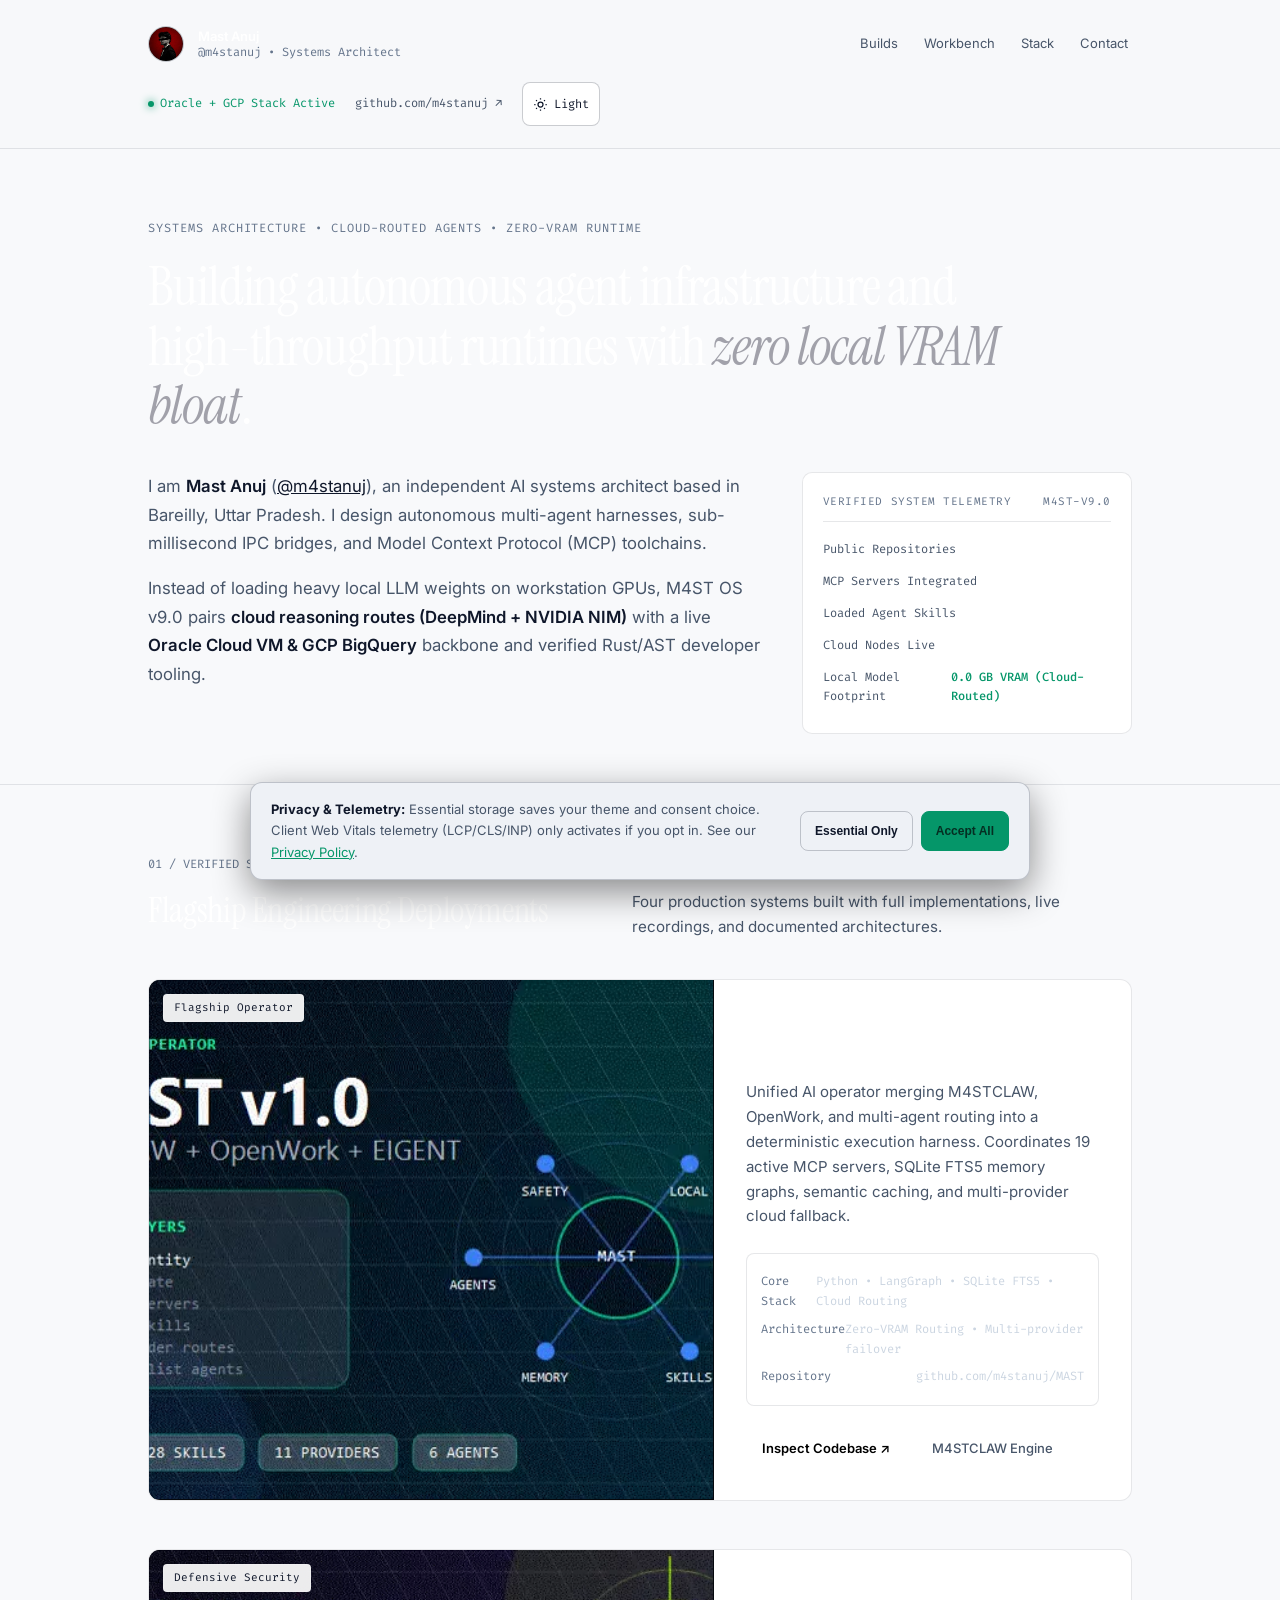
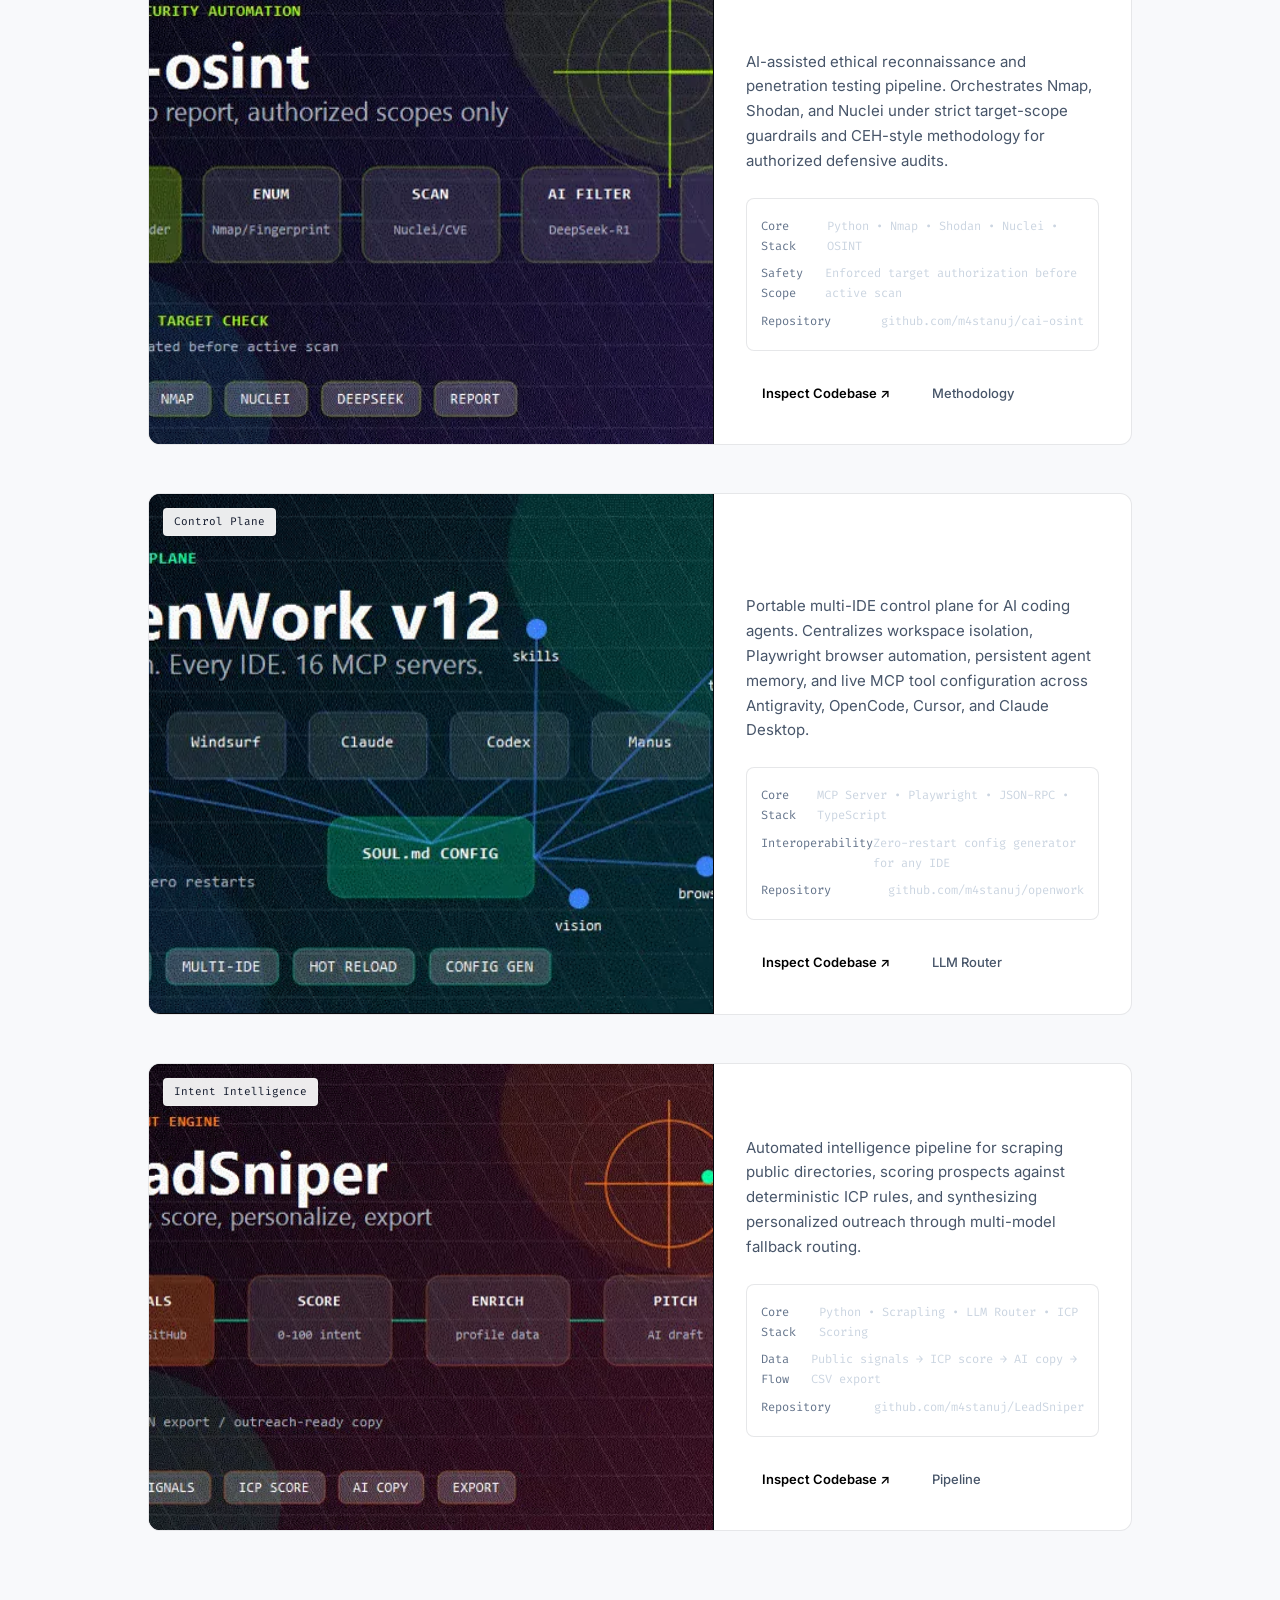
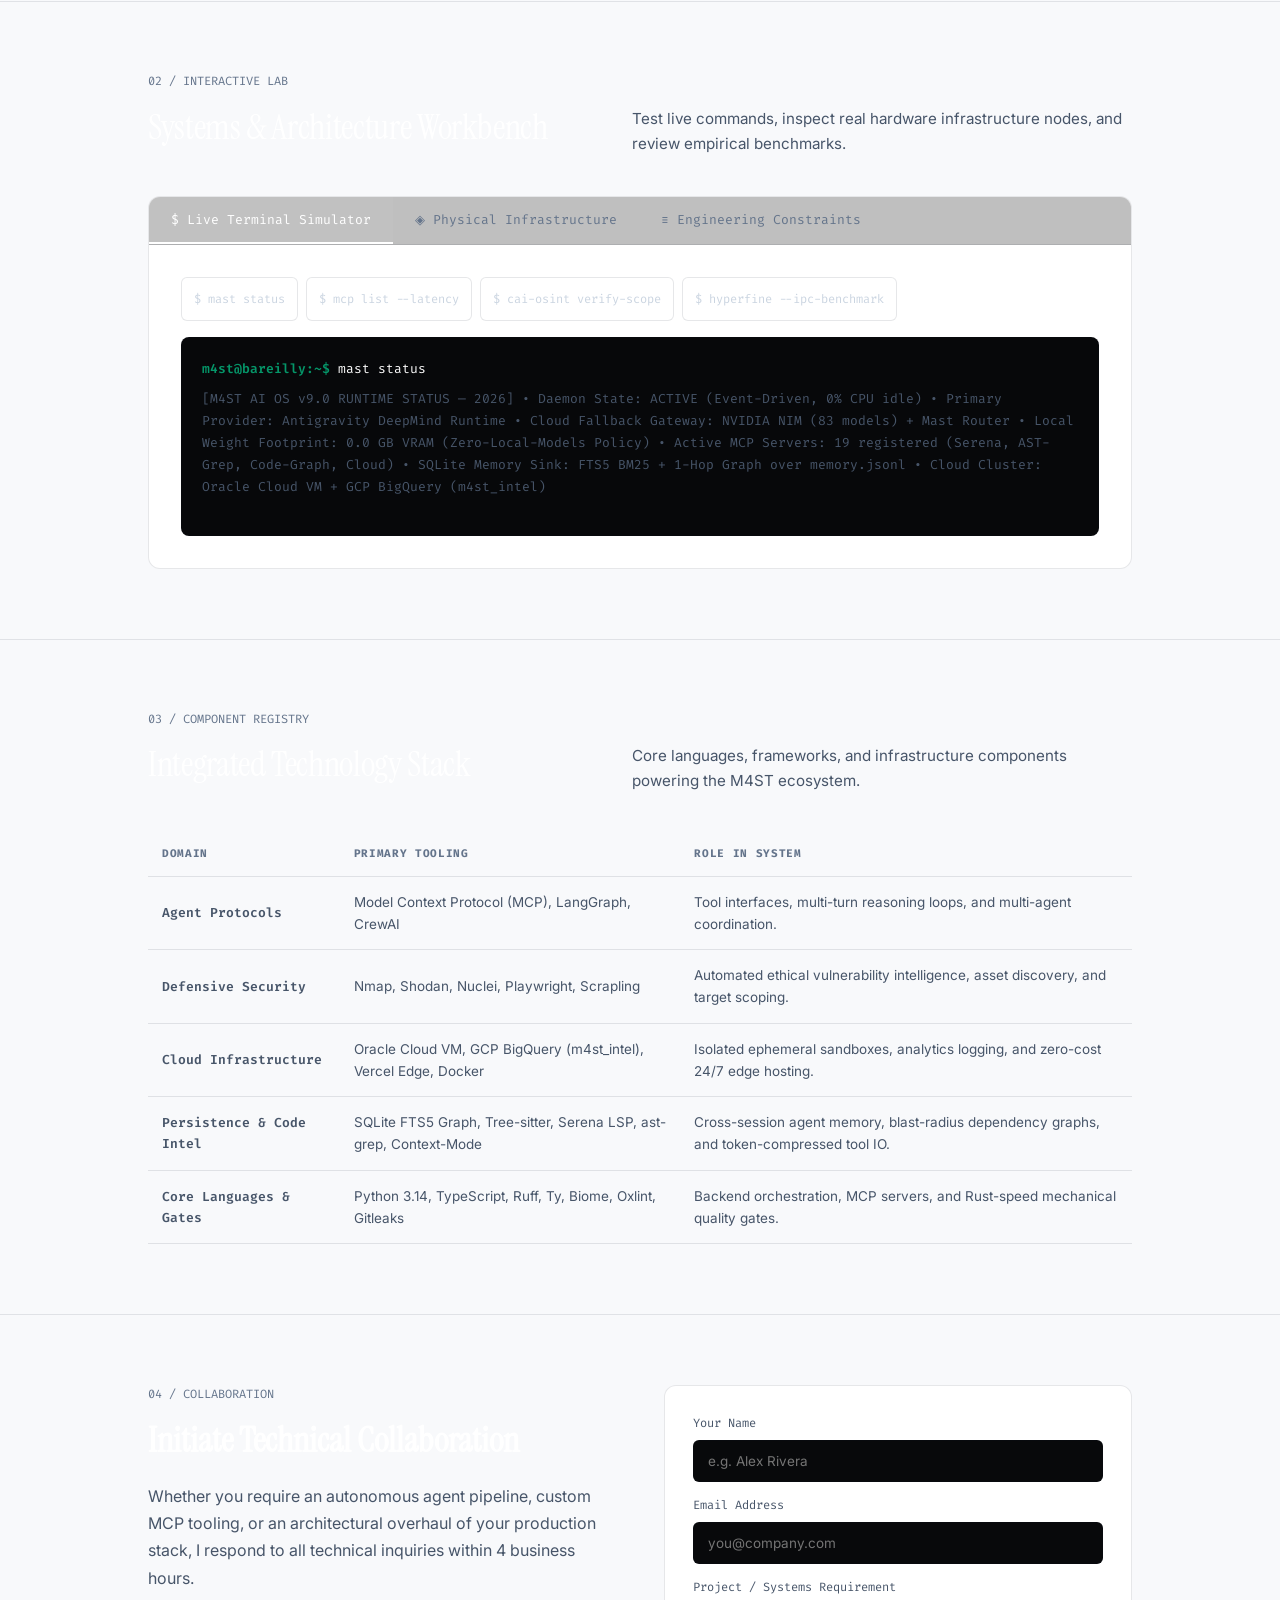
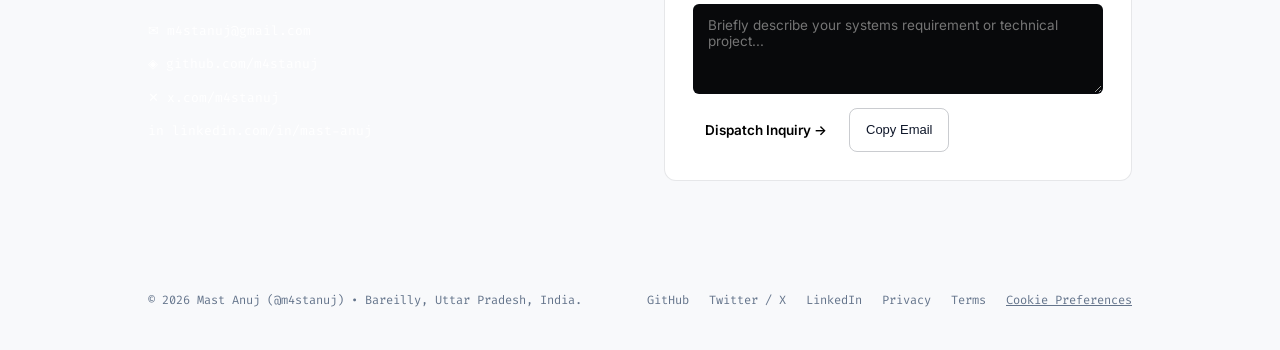
<file: index.html>
<!DOCTYPE html>
<html lang="en">
<head>
  <meta charset="UTF-8">
  <meta name="viewport" content="width=device-width, initial-scale=1.0">
  <title>Mast Anuj — Systems & AI Architecture Engineer | m4st</title>
  
  <!-- SEO Canonical & Indexing -->
  <link rel="canonical" href="https://mast-anuj.pages.dev/">
  <meta name="author" content="Mast Anuj (@m4stanuj)">
  <meta name="description" content="Independent AI systems architect from India. Creator of MAST, M4STCLAW, cai-osint, OpenWork, and LeadSniper. 19 active MCP servers, 128 agent skills, and Oracle + GCP cloud architecture.">
  <meta name="keywords" content="Mast Anuj, m4stanuj, Anuj Kumar, M4ST, M4STCLAW, MAST, cai-osint, OpenWork, LeadSniper, Model Context Protocol, MCP, Autonomous Agents, Oracle Cloud, GCP BigQuery">
  <meta name="theme-color" content="#0c0d0f">

  <!-- Icons & PWA Manifest -->
  <link rel="icon" type="image/svg+xml" href="/assets/favicon.svg">
  <link rel="apple-touch-icon" href="/assets/m4stanuj-real-avatar.png">
  <link rel="manifest" href="/manifest.webmanifest">
  
  <!-- IndexNow & Bot Directives -->
  <meta name="indexnow-key" content="55b37e8913b54433a00506eb6128db78">
  <meta name="robots" content="index, follow, max-snippet:-1, max-image-preview:large, max-video-preview:-1">
  <meta name="googlebot" content="index, follow, max-snippet:-1, max-image-preview:large, max-video-preview:-1">

  <!-- OpenGraph & Social Sharing -->
  <meta property="og:type" content="profile">
  <meta property="og:title" content="Mast Anuj (@m4stanuj) — Systems & AI Architecture Engineer">
  <meta property="og:description" content="Building autonomous agent harnesses, multi-model cloud routing, and defensive OSINT pipelines. 19 MCP servers, 17 open-source repos.">
  <meta property="og:url" content="https://m4stanujgithubio.vercel.app/">
  <meta property="og:site_name" content="Mast Anuj">
  <meta property="og:image" content="https://m4stanujgithubio.vercel.app/assets/og-card.png">
  <meta property="og:image:width" content="1200">
  <meta property="og:image:height" content="630">
  
  <meta name="twitter:card" content="summary_large_image">
  <meta name="twitter:site" content="@m4stanuj">
  <meta name="twitter:creator" content="@m4stanuj">
  <meta name="twitter:title" content="Mast Anuj (@m4stanuj) — Systems & AI Architecture">
  <meta name="twitter:description" content="Independent builder of the M4ST AI OS ecosystem. Explore verified engineering deployments and benchmarks.">
  <meta name="twitter:image" content="https://m4stanujgithubio.vercel.app/assets/og-card.png">

  <!-- Typography: Editorial Serif + Modern Clean Mono & Sans (swap eliminates FOIT) -->
  <link rel="preconnect" href="https://fonts.googleapis.com">
  <link rel="preconnect" href="https://fonts.gstatic.com" crossorigin>
  <link href="https://fonts.googleapis.com/css2?family=Fira+Code:wght@400;500;600&family=Instrument+Serif:ital@0;1&family=Inter:wght@300;400;500;600;700&display=swap" rel="stylesheet">

  <!-- Zero-FOUC Theme Initialization -->
  <script>
    (function(){try{var t=localStorage.getItem('m4st_theme');if(t==='light'||(!t&&window.matchMedia('(prefers-color-scheme: light)').matches)){document.documentElement.dataset.theme='light';}}catch(e){}})();
  </script>

  <!-- Schema.org Knowledge Graph -->
  <script type="application/ld+json">
  {
    "@context": "https://schema.org",
    "@graph": [
      {
        "@type": "Person",
        "@id": "https://m4stanujgithubio.vercel.app/#person",
        "name": "Mast Anuj",
        "alternateName": ["m4stanuj", "Anuj Kumar", "m4st", "M4ST"],
        "description": "Independent AI Systems Architect and Creator of the M4ST Autonomous Ecosystem (M4STCLAW, MAST, cai-osint, OpenWork, LeadSniper).",
        "url": "https://m4stanujgithubio.vercel.app",
        "image": "https://m4stanujgithubio.vercel.app/assets/og-card.png",
        "email": "mailto:m4stanuj@gmail.com",
        "sameAs": [
          "https://mast-anuj.pages.dev",
          "https://github.com/m4stanuj",
          "https://x.com/m4stanuj",
          "https://in.linkedin.com/in/mast-anuj",
          "https://m4st.vercel.app"
        ],
        "jobTitle": "Independent Systems & AI Architect",
        "knowsAbout": [
          "Model Context Protocol (MCP)",
          "Autonomous Agent Infrastructure",
          "Authorized Defensive OSINT (Nmap, Shodan, Nuclei)",
          "Oracle Cloud & GCP BigQuery Architecture"
        ]
      },
      {
        "@type": "WebSite",
        "@id": "https://m4stanujgithubio.vercel.app/#website",
        "url": "https://m4stanujgithubio.vercel.app",
        "name": "Mast Anuj — Systems Architecture & Engineering Journal",
        "publisher": { "@id": "https://m4stanujgithubio.vercel.app/#person" }
      },
      {
        "@type": "SoftwareApplication",
        "@id": "https://github.com/m4stanuj/MAST#software",
        "name": "MAST v1.0 — Autonomous System Terminal",
        "applicationCategory": "DeveloperApplication",
        "operatingSystem": "Cross-Platform",
        "url": "https://github.com/m4stanuj/MAST",
        "author": { "@id": "https://m4stanujgithubio.vercel.app/#person" }
      },
      {
        "@type": "SoftwareApplication",
        "@id": "https://github.com/m4stanuj/cai-osint#software",
        "name": "cai-osint — Authorized Recon Framework",
        "applicationCategory": "SecurityApplication",
        "operatingSystem": "Cross-Platform",
        "url": "https://github.com/m4stanuj/cai-osint",
        "author": { "@id": "https://m4stanujgithubio.vercel.app/#person" }
      },
      {
        "@type": "SoftwareApplication",
        "@id": "https://github.com/m4stanuj/openwork#software",
        "name": "OpenWork — Universal MCP Workspace",
        "applicationCategory": "DeveloperApplication",
        "operatingSystem": "Cross-Platform",
        "url": "https://github.com/m4stanuj/openwork",
        "author": { "@id": "https://m4stanujgithubio.vercel.app/#person" }
      },
      {
        "@type": "SoftwareApplication",
        "@id": "https://github.com/m4stanuj/LeadSniper#software",
        "name": "LeadSniper — AI Outreach Engine",
        "applicationCategory": "BusinessApplication",
        "operatingSystem": "Cross-Platform",
        "url": "https://github.com/m4stanuj/LeadSniper",
        "author": { "@id": "https://m4stanujgithubio.vercel.app/#person" }
      }
    ]
  }
  </script>

  <style>
    :root {
      --bg: #0c0d0f;
      --surface: #14161a;
      --surface-elevated: #1a1d24;
      --border: rgba(255, 255, 255, 0.08);
      --border-strong: rgba(255, 255, 255, 0.16);
      --text: #ededed;
      --text-muted: #a6adb9;
      --text-dim: #949ba8;
      --accent: #e2e8f0;
      --amber: #f59e0b;
      --emerald: #10b981;
      --cyan: #06b6d4;
      --blue: #3b82f6;
      --font-sans: 'Inter', -apple-system, BlinkMacSystemFont, sans-serif;
      --font-serif: 'Instrument Serif', Georgia, serif;
      --font-mono: 'Fira Code', monospace;
      --max-w: 1040px;
    }

    * { box-sizing: border-box; margin: 0; padding: 0; }

    html {
      scroll-behavior: smooth;
      background: var(--bg);
    }

    body {
      background-color: var(--bg);
      color: var(--text);
      font-family: var(--font-sans);
      font-size: 15px;
      line-height: 1.65;
      -webkit-font-smoothing: antialiased;
      position: relative;
    }

    /* Subtle Technical Grid Background */
    body::before {
      content: "";
      position: fixed;
      top: 0; left: 0; width: 100vw; height: 100vh;
      pointer-events: none;
      background-image: 
        linear-gradient(to right, rgba(255, 255, 255, 0.02) 1px, transparent 1px),
        linear-gradient(to bottom, rgba(255, 255, 255, 0.02) 1px, transparent 1px);
      background-size: 48px 48px;
      z-index: 0;
    }

    .container {
      width: 100%;
      max-width: var(--max-w);
      margin: 0 auto;
      padding: 0 28px;
      position: relative;
      z-index: 1;
    }

    /* Top Masthead */
    .masthead {
      border-bottom: 1px solid var(--border);
      padding: 22px 0;
      font-size: 13px;
    }

    .masthead-inner {
      display: flex;
      justify-content: space-between;
      align-items: center;
      flex-wrap: wrap;
      gap: 16px;
    }

    .identity-group {
      display: flex;
      align-items: center;
      gap: 14px;
    }

    .avatar-mini {
      width: 36px;
      height: 36px;
      border-radius: 50%;
      border: 1.5px solid var(--border-strong);
      object-fit: cover;
    }

    .identity-text {
      line-height: 1.25;
    }

    .identity-name {
      font-weight: 600;
      color: #ffffff;
      letter-spacing: -0.01em;
    }

    .identity-sub {
      color: var(--text-dim);
      font-size: 12px;
      font-family: var(--font-mono);
    }

    .masthead-meta {
      display: flex;
      align-items: center;
      gap: 20px;
      color: var(--text-dim);
      font-family: var(--font-mono);
      font-size: 12px;
    }

    .status-live {
      display: inline-flex;
      align-items: center;
      gap: 6px;
      color: var(--emerald);
    }

    .status-ping {
      width: 6px;
      height: 6px;
      border-radius: 50%;
      background: var(--emerald);
      box-shadow: 0 0 8px var(--emerald);
    }

    .masthead-meta a {
      color: var(--text-muted);
      text-decoration: none;
      transition: color 0.15s;
    }

    .masthead-meta a:hover {
      color: #ffffff;
    }

    /* Hero Statement */
    .hero {
      padding: 70px 0 50px 0;
      border-bottom: 1px solid var(--border);
    }

    .hero-eyebrow {
      font-family: var(--font-mono);
      font-size: 12px;
      color: var(--text-dim);
      text-transform: uppercase;
      letter-spacing: 0.08em;
      margin-bottom: 18px;
    }

    .hero-manifesto {
      font-family: var(--font-serif);
      font-size: 3.4rem;
      font-weight: 400;
      line-height: 1.1;
      letter-spacing: -0.02em;
      color: #ffffff;
      margin-bottom: 28px;
      max-width: 900px;
    }

    .hero-manifesto em {
      font-style: italic;
      color: #a1a1aa;
    }

    .hero-brief {
      display: grid;
      grid-template-columns: 1.3fr 0.7fr;
      gap: 40px;
      align-items: flex-start;
      margin-top: 36px;
    }

    .hero-prose {
      font-size: 1.05rem;
      color: var(--text-muted);
      line-height: 1.7;
    }

    .hero-prose p {
      margin-bottom: 16px;
    }

    .hero-prose p:last-child {
      margin-bottom: 0;
    }

    .hero-prose strong {
      color: #ffffff;
      font-weight: 600;
    }

    /* Live Telemetry Card */
    .telemetry-card {
      background: var(--surface);
      border: 1px solid var(--border);
      border-radius: 10px;
      padding: 20px;
      font-family: var(--font-mono);
      font-size: 12px;
    }

    .telemetry-header {
      display: flex;
      justify-content: space-between;
      color: var(--text-dim);
      border-bottom: 1px solid var(--border);
      padding-bottom: 10px;
      margin-bottom: 12px;
      font-size: 11px;
      text-transform: uppercase;
      letter-spacing: 0.05em;
    }

    .telemetry-row {
      display: flex;
      justify-content: space-between;
      padding: 6px 0;
      color: var(--text-muted);
    }

    .telemetry-row span:last-child {
      color: #ffffff;
      font-weight: 500;
    }

    .telemetry-row.accent span:last-child {
      color: var(--emerald);
    }

    /* Section Headers */
    .section-wrap {
      padding: 70px 0;
      border-bottom: 1px solid var(--border);
    }

    .section-head {
      margin-bottom: 40px;
      display: flex;
      justify-content: space-between;
      align-items: flex-end;
      flex-wrap: wrap;
      gap: 16px;
    }

    .section-num {
      font-family: var(--font-mono);
      font-size: 12px;
      color: var(--text-dim);
      display: block;
      margin-bottom: 6px;
    }

    .section-title {
      font-family: var(--font-serif);
      font-size: 2.2rem;
      font-weight: 400;
      color: #ffffff;
      letter-spacing: -0.01em;
    }

    .section-desc {
      color: var(--text-muted);
      font-size: 0.95rem;
      max-width: 500px;
    }

    /* Bespoke Case Study Cards */
    .case-studies {
      display: flex;
      flex-direction: column;
      gap: 48px;
    }

    .case-item {
      background: var(--surface);
      border: 1px solid var(--border);
      border-radius: 12px;
      overflow: hidden;
      display: grid;
      grid-template-columns: 1.15fr 0.85fr;
      transition: border-color 0.2s ease, transform 0.2s ease;
    }

    .case-item:hover {
      border-color: var(--border-strong);
      transform: translateY(-2px);
    }

    .case-media {
      background: #06080b;
      position: relative;
      overflow: hidden;
      min-height: 360px;
      border-right: 1px solid var(--border);
    }

    .case-gif {
      width: 100%;
      height: 100%;
      object-fit: cover;
      display: block;
    }

    .case-overlay-tag {
      position: absolute;
      top: 14px;
      left: 14px;
      background: rgba(12, 13, 15, 0.85);
      border: 1px solid rgba(255, 255, 255, 0.12);
      color: #ffffff;
      font-family: var(--font-mono);
      font-size: 11px;
      padding: 4px 10px;
      border-radius: 4px;
      backdrop-filter: blur(8px);
    }

    .case-content {
      padding: 32px;
      display: flex;
      flex-direction: column;
      justify-content: space-between;
    }

    .case-header h3 {
      font-size: 1.35rem;
      font-weight: 600;
      color: #ffffff;
      letter-spacing: -0.02em;
      margin-bottom: 12px;
      line-height: 1.3;
    }

    .case-summary {
      color: var(--text-muted);
      font-size: 0.94rem;
      line-height: 1.65;
      margin-bottom: 24px;
    }

    .case-specs {
      background: rgba(255, 255, 255, 0.02);
      border: 1px solid var(--border);
      border-radius: 8px;
      padding: 14px;
      margin-bottom: 24px;
      font-family: var(--font-mono);
      font-size: 12px;
    }

    .spec-line {
      display: flex;
      justify-content: space-between;
      padding: 4px 0;
      color: var(--text-dim);
    }

    .spec-line span:last-child {
      color: #cbd5e1;
    }

    .case-footer {
      display: flex;
      align-items: center;
      gap: 14px;
    }

    .btn-link-primary {
      background: #ffffff;
      color: #000000;
      text-decoration: none;
      font-size: 13px;
      font-weight: 600;
      padding: 8px 16px;
      border-radius: 6px;
      display: inline-flex;
      align-items: center;
      gap: 6px;
      transition: background 0.15s;
    }

    .btn-link-primary:hover {
      background: #e2e8f0;
    }

    .btn-link-secondary {
      color: var(--text-muted);
      text-decoration: none;
      font-size: 13px;
      font-weight: 500;
      padding: 8px 12px;
      border-radius: 6px;
      transition: color 0.15s;
    }

    .btn-link-secondary:hover {
      color: #ffffff;
    }

    /* Interactive Systems Workbench */
    .workbench-card {
      background: var(--surface);
      border: 1px solid var(--border);
      border-radius: 12px;
      overflow: hidden;
    }

    .workbench-nav {
      display: flex;
      border-bottom: 1px solid var(--border);
      background: rgba(0, 0, 0, 0.25);
    }

    .workbench-tab {
      padding: 14px 22px;
      font-family: var(--font-mono);
      font-size: 13px;
      color: var(--text-dim);
      background: transparent;
      border: none;
      border-bottom: 2px solid transparent;
      cursor: pointer;
      display: flex;
      align-items: center;
      gap: 8px;
      transition: all 0.15s ease;
    }

    .workbench-tab.active {
      color: #ffffff;
      border-bottom-color: #ffffff;
      background: rgba(255, 255, 255, 0.03);
    }

    .workbench-tab:hover {
      color: var(--text);
    }

    .workbench-panel {
      padding: 32px;
      display: none;
    }

    .workbench-panel.active {
      display: block;
    }

    .terminal-console {
      background: #07080a;
      border: 1px solid var(--border);
      border-radius: 8px;
      padding: 20px;
      font-family: var(--font-mono);
      font-size: 13px;
      line-height: 1.7;
    }

    .term-prompt {
      color: var(--emerald);
      font-weight: 600;
    }

    .term-cmd {
      color: #ffffff;
    }

    .term-out {
      color: var(--text-muted);
      margin: 8px 0 16px 0;
    }

    .term-btn-group {
      display: flex;
      gap: 8px;
      margin-bottom: 16px;
      flex-wrap: wrap;
    }

    .term-btn {
      background: rgba(255, 255, 255, 0.05);
      border: 1px solid var(--border);
      color: #cbd5e1;
      padding: 5px 12px;
      border-radius: 6px;
      font-family: var(--font-mono);
      font-size: 12px;
      cursor: pointer;
      transition: all 0.15s;
    }

    .term-btn:hover {
      background: rgba(255, 255, 255, 0.12);
      border-color: var(--border-strong);
      color: #ffffff;
    }

    /* Architecture Visual Grid */
    .arch-gallery {
      display: grid;
      grid-template-columns: 1fr 1fr;
      gap: 20px;
    }

    .arch-photo-card {
      background: #090a0d;
      border: 1px solid var(--border);
      border-radius: 8px;
      overflow: hidden;
    }

    .arch-photo-wrap {
      width: 100%;
      height: 220px;
      overflow: hidden;
    }

    .arch-photo {
      width: 100%;
      height: 100%;
      object-fit: cover;
      display: block;
      transition: transform 0.3s ease;
    }

    .arch-photo-card:hover .arch-photo {
      transform: scale(1.03);
    }

    .arch-photo-info {
      padding: 16px;
    }

    .arch-photo-title {
      font-size: 14px;
      font-weight: 600;
      color: #ffffff;
      margin-bottom: 6px;
    }

    .arch-photo-text {
      font-size: 12.5px;
      color: var(--text-muted);
      line-height: 1.5;
    }

    /* Stack Index */
    .stack-table {
      width: 100%;
      border-collapse: collapse;
      font-size: 13.5px;
    }

    .stack-table th {
      text-align: left;
      font-family: var(--font-mono);
      font-size: 11px;
      text-transform: uppercase;
      letter-spacing: 0.06em;
      color: var(--text-dim);
      padding: 12px 14px;
      border-bottom: 1px solid var(--border);
    }

    .stack-table td {
      padding: 14px;
      border-bottom: 1px solid var(--border);
      color: var(--text-muted);
    }

    .stack-table tr:hover td {
      background: rgba(255, 255, 255, 0.02);
      color: #ffffff;
    }

    .stack-name {
      color: #ffffff;
      font-weight: 600;
      font-family: var(--font-mono);
      font-size: 13px;
    }

    .stack-pill {
      display: inline-block;
      font-family: var(--font-mono);
      font-size: 11px;
      padding: 2px 8px;
      border-radius: 4px;
      background: rgba(255, 255, 255, 0.05);
      border: 1px solid var(--border);
    }

    /* Contact Section */
    .contact-block {
      display: grid;
      grid-template-columns: 1fr 1fr;
      gap: 48px;
      align-items: flex-start;
    }

    .contact-text h3 {
      font-family: var(--font-serif);
      font-size: 2.2rem;
      color: #ffffff;
      margin-bottom: 14px;
    }

    .contact-text p {
      color: var(--text-muted);
      font-size: 1rem;
      line-height: 1.7;
      margin-bottom: 28px;
    }

    .contact-link-row {
      display: flex;
      flex-direction: column;
      gap: 12px;
      font-family: var(--font-mono);
      font-size: 13px;
    }

    .contact-link {
      color: #ffffff;
      text-decoration: none;
      display: inline-flex;
      align-items: center;
      gap: 8px;
      transition: color 0.15s;
    }

    .contact-link:hover {
      color: var(--cyan);
    }

    .contact-form {
      background: var(--surface);
      border: 1px solid var(--border);
      border-radius: 12px;
      padding: 28px;
      display: flex;
      flex-direction: column;
      gap: 14px;
    }

    .form-field {
      background: #08090b;
      border: 1px solid var(--border);
      color: #ffffff;
      font-family: inherit;
      font-size: 13.5px;
      padding: 12px 14px;
      border-radius: 6px;
      outline: none;
      transition: border-color 0.15s;
    }

    .form-field:focus {
      border-color: var(--border-strong);
    }

    .btn-submit {
      background: #ffffff;
      color: #000000;
      border: none;
      font-family: inherit;
      font-size: 13.5px;
      font-weight: 600;
      padding: 12px;
      border-radius: 6px;
      cursor: pointer;
      transition: background 0.15s;
    }

    .btn-submit:hover {
      background: #e2e8f0;
    }

    /* Footer */
    footer {
      padding: 40px 0;
      color: var(--text-dim);
      font-size: 12px;
      font-family: var(--font-mono);
    }

    .footer-inner {
      display: flex;
      justify-content: space-between;
      align-items: center;
      flex-wrap: wrap;
      gap: 16px;
    }

    .footer-links {
      display: flex;
      gap: 20px;
    }

    .footer-links a {
      color: var(--text-dim);
      text-decoration: none;
      transition: color 0.15s;
    }

    .footer-links a:hover {
      color: #ffffff;
    }

    /* Toast */
    #toast {
      position: fixed;
      bottom: 24px;
      right: 24px;
      background: #18191e;
      color: #ffffff;
      border: 1px solid var(--border-strong);
      padding: 12px 18px;
      border-radius: 8px;
      font-size: 13px;
      font-family: var(--font-mono);
      display: none;
      z-index: 1000;
      box-shadow: 0 10px 30px rgba(0,0,0,0.5);
    }

    @media (max-width: 860px) {
      .container { padding: 0 16px; }
      .masthead-inner { flex-wrap: wrap; gap: 10px; }
      .masthead-meta { flex-wrap: wrap; gap: 10px; font-size: 12px; }
      .hero-brief { grid-template-columns: 1fr; }
      .case-item { grid-template-columns: minmax(0, 1fr); }
      .case-media { border-right: none; border-bottom: 1px solid var(--border); min-height: 210px; min-width: 0; max-width: 100%; }
      .case-content { min-width: 0; max-width: 100%; padding: 22px 18px; }
      .spec-line { flex-wrap: wrap; gap: 6px; }
      .spec-line span:last-child { text-align: left; overflow-wrap: anywhere; }
      .workbench-nav { flex-wrap: wrap; }
      .workbench-tab { flex: 1 1 auto; white-space: normal; text-align: left; }
      .stack-table { display: block; width: 100%; overflow-x: auto; }
      .arch-gallery { grid-template-columns: 1fr; }
      .contact-block { grid-template-columns: 1fr; }
      .hero-manifesto { font-size: clamp(2.1rem, 8vw, 2.7rem); }
      .masthead-nav { display: none; }
    }
    html, body { max-width: 100%; overflow-x: clip; }
    .case-item, .case-media, .case-content, .workbench-card, .telemetry-card { min-width: 0; max-width: 100%; }

    /* Light Mode Theme Tokens */
    :root[data-theme="light"] {
      --bg: #f8f9fb;
      --surface: #ffffff;
      --surface-elevated: #eef1f6;
      --border: rgba(15, 23, 42, 0.1);
      --border-strong: rgba(15, 23, 42, 0.22);
      --text: #0f172a;
      --text-muted: #475569;
      --text-dim: #64748b;
      --accent: #0f172a;
      --amber: #b45309;
      --emerald: #059669;
    }

    :root[data-theme="light"] .masthead { background: rgba(248, 249, 251, 0.88); }
    :root[data-theme="light"] .hero-prose strong { color: #0f172a; }
    :root[data-theme="light"] .case-overlay-tag { background: rgba(255, 255, 255, 0.92); color: #0f172a; }

    /* Accessibility: Skip Link, Focus Rings, Touch Targets */
    .skip-link {
      position: absolute;
      left: -9999px;
      top: 12px;
      background: var(--emerald);
      color: #06281e;
      font-weight: 700;
      padding: 10px 16px;
      border-radius: 8px;
      z-index: 2000;
      font-size: 13px;
    }
    .skip-link:focus { left: 16px; }
    a:focus-visible, button:focus-visible, input:focus-visible, textarea:focus-visible {
      outline: 2px solid var(--emerald);
      outline-offset: 2px;
    }

    /* Masthead Nav & Theme Toggle */
    .masthead-nav {
      display: flex;
      align-items: center;
      gap: 18px;
      font-size: 13px;
    }
    .masthead-nav a {
      color: var(--text-muted);
      text-decoration: none;
      padding: 8px 4px;
      min-height: 44px;
      display: inline-flex;
      align-items: center;
      transition: color 0.15s;
    }
    .masthead-nav a:hover { color: var(--text); }

    .theme-toggle {
      display: inline-flex;
      align-items: center;
      justify-content: center;
      min-width: 44px;
      min-height: 44px;
      background: var(--surface);
      border: 1px solid var(--border-strong);
      border-radius: 8px;
      color: var(--text);
      cursor: pointer;
      padding: 0 10px;
      font-family: var(--font-mono);
      font-size: 12px;
      gap: 6px;
    }
    .theme-toggle:hover { border-color: var(--emerald); }

    .case-video {
      width: 100%;
      height: 100%;
      object-fit: cover;
      display: block;
      aspect-ratio: 16 / 9;
    }

    /* Form Labels, Honeypot, Copy Fallback */
    .form-group { display: flex; flex-direction: column; gap: 6px; }
    .form-label { font-size: 12px; font-family: var(--font-mono); color: var(--text-muted); }
    .hp-field {
      position: absolute;
      left: -9999px;
      width: 1px;
      height: 1px;
      opacity: 0;
      pointer-events: none;
    }
    .form-actions { display: flex; gap: 10px; flex-wrap: wrap; align-items: center; }
    .btn-submit, .btn-copy, .workbench-tab, .term-btn { min-height: 44px; }
    .btn-copy {
      background: transparent;
      border: 1px solid var(--border-strong);
      color: var(--text);
      padding: 0 16px;
      border-radius: 8px;
      font-size: 13px;
      font-weight: 500;
      cursor: pointer;
    }
    .btn-copy:hover { border-color: var(--emerald); color: var(--emerald); }

    /* GDPR Cookie Banner */
    #cookie-banner {
      position: fixed;
      bottom: 20px;
      left: 20px;
      right: 20px;
      max-width: 780px;
      margin: 0 auto;
      background: var(--surface-elevated);
      border: 1px solid var(--border-strong);
      border-radius: 12px;
      padding: 16px 20px;
      z-index: 1100;
      display: none;
      align-items: center;
      justify-content: space-between;
      gap: 16px;
      flex-wrap: wrap;
      box-shadow: 0 12px 36px rgba(0, 0, 0, 0.45);
      font-size: 13px;
    }
    .cookie-text { color: var(--text-muted); max-width: 490px; }
    .cookie-text strong { color: var(--text); }
    .cookie-text a { color: var(--emerald); }
    .cookie-actions { display: flex; gap: 8px; }
    .cookie-btn {
      min-height: 40px;
      padding: 8px 14px;
      border-radius: 8px;
      font-size: 12px;
      font-weight: 600;
      cursor: pointer;
      border: 1px solid var(--border-strong);
    }
    .cookie-btn-essential { background: transparent; color: var(--text); }
    .cookie-btn-accept { background: var(--emerald); color: #052e22; border-color: var(--emerald); }

    @media (prefers-reduced-motion: reduce) {
      *, *::before, *::after {
        animation-duration: 0.01ms !important;
        animation-iteration-count: 1 !important;
        transition-duration: 0.01ms !important;
        scroll-behavior: auto !important;
      }
      .status-ping { animation: none !important; }
    }
  </style>
</head>
<body>
  <a href="#main-content" class="skip-link">Skip to main content</a>

  <!-- Top Masthead -->
  <header class="masthead">
    <div class="container">
      <div class="masthead-inner">
        <div class="identity-group">
          <img src="assets/m4stanuj-real-avatar.png" alt="Mast Anuj" width="36" height="36" class="avatar-mini">
          <div class="identity-text">
            <div class="identity-name">Mast Anuj</div>
            <div class="identity-sub">@m4stanuj • Systems Architect</div>
          </div>
        </div>

        <nav class="masthead-nav" aria-label="Primary navigation">
          <a href="#builds">Builds</a>
          <a href="#workbench">Workbench</a>
          <a href="#stack">Stack</a>
          <a href="#contact">Contact</a>
        </nav>

        <div class="masthead-meta">
          <span class="status-live">
            <span class="status-ping" aria-hidden="true"></span>
            Oracle + GCP Stack Active
          </span>
          <a href="https://github.com/m4stanuj" target="_blank" rel="noopener">github.com/m4stanuj ↗</a>
          <button type="button" class="theme-toggle" id="theme-toggle" aria-label="Toggle color theme" title="Toggle light or dark theme">
            <svg width="15" height="15" viewBox="0 0 24 24" fill="none" stroke="currentColor" stroke-width="2" aria-hidden="true"><circle cx="12" cy="12" r="4"/><path d="M12 2v2m0 16v2M4.93 4.93l1.41 1.41m11.32 11.32 1.41 1.41M2 12h2m16 0h2M4.93 19.07l1.41-1.41m11.32-11.32 1.41-1.41"/></svg>
            <span id="theme-label">Theme</span>
          </button>
        </div>
      </div>
    </div>
  </header>

  <main id="main-content">
  <!-- Hero Section: Editorial Craft Manifesto -->
  <section class="hero">
    <div class="container">
      <div class="hero-eyebrow">Systems Architecture • Cloud-Routed Agents • Zero-VRAM Runtime</div>
      
      <h1 class="hero-manifesto">
        Building autonomous agent infrastructure and high-throughput runtimes with <em>zero local VRAM bloat</em>.
      </h1>

      <div class="hero-brief">
        <div class="hero-prose">
          <p>
            I am <strong>Mast Anuj</strong> (<a href="https://github.com/m4stanuj" target="_blank" rel="noopener" style="color: var(--text); text-decoration: underline;">@m4stanuj</a>), an independent AI systems architect based in Bareilly, Uttar Pradesh. I design autonomous multi-agent harnesses, sub-millisecond IPC bridges, and Model Context Protocol (MCP) toolchains.
          </p>
          <p>
            Instead of loading heavy local LLM weights on workstation GPUs, M4ST OS v9.0 pairs <strong>cloud reasoning routes (DeepMind + NVIDIA NIM)</strong> with a live <strong>Oracle Cloud VM &amp; GCP BigQuery</strong> backbone and verified Rust/AST developer tooling.
          </p>
        </div>

        <div class="telemetry-card">
          <div class="telemetry-header">
            <span>Verified System Telemetry</span>
            <span>m4st-v9.0</span>
          </div>
          <div class="telemetry-row">
            <span>Public Repositories</span>
            <span>17 Published</span>
          </div>
          <div class="telemetry-row">
            <span>MCP Servers Integrated</span>
            <span>19 Active</span>
          </div>
          <div class="telemetry-row">
            <span>Loaded Agent Skills</span>
            <span>128 Verified</span>
          </div>
          <div class="telemetry-row">
            <span>Cloud Nodes Live</span>
            <span>Oracle VM + GCP BigQuery</span>
          </div>
          <div class="telemetry-row accent">
            <span>Local Model Footprint</span>
            <span>0.0 GB VRAM (Cloud-Routed)</span>
          </div>
        </div>
      </div>
    </div>
  </section>

  <!-- Section 1: Flagship Engineering Builds -->
  <section class="section-wrap" id="builds">
    <div class="container">
      <div class="section-head">
        <div>
          <span class="section-num">01 / VERIFIED SYSTEMS</span>
          <h2 class="section-title">Flagship Engineering Deployments</h2>
        </div>
        <p class="section-desc">
          Four production systems built with full implementations, live recordings, and documented architectures.
        </p>
      </div>

      <div class="case-studies">
        <!-- Build 1: MAST v1.0 -->
        <article class="case-item">
          <div class="case-media">
            <span class="case-overlay-tag">Flagship Operator</span>
            <video class="case-video" autoplay loop muted playsinline preload="metadata" poster="assets/mast_operator_v3.webp" width="720" height="406" aria-label="MAST Autonomous System Terminal Live Recording">
              <source src="assets/mast_operator_v3.mp4" type="video/mp4">
              <img src="assets/mast_operator_v3.webp" alt="MAST Autonomous System Terminal Live Recording" class="case-gif" width="720" height="406" loading="lazy">
            </video>
          </div>
          <div class="case-content">
            <div class="case-header">
              <h3>MAST — Autonomous System Terminal</h3>
              <p class="case-summary">
                Unified AI operator merging M4STCLAW, OpenWork, and multi-agent routing into a deterministic execution harness. Coordinates 19 active MCP servers, SQLite FTS5 memory graphs, semantic caching, and multi-provider cloud fallback.
              </p>
            </div>
            <div class="case-specs">
              <div class="spec-line">
                <span>Core Stack</span>
                <span>Python • LangGraph • SQLite FTS5 • Cloud Routing</span>
              </div>
              <div class="spec-line">
                <span>Architecture</span>
                <span>Zero-VRAM Routing • Multi-provider failover</span>
              </div>
              <div class="spec-line">
                <span>Repository</span>
                <span>github.com/m4stanuj/MAST</span>
              </div>
            </div>
            <div class="case-footer">
              <a href="https://github.com/m4stanuj/MAST" target="_blank" rel="noopener" class="btn-link-primary">
                Inspect Codebase ↗
              </a>
              <a href="https://github.com/m4stanuj/M4STCLAW" target="_blank" rel="noopener" class="btn-link-secondary">
                M4STCLAW Engine
              </a>
            </div>
          </div>
        </article>

        <!-- Build 2: cai-osint -->
        <article class="case-item">
          <div class="case-media">
            <span class="case-overlay-tag">Defensive Security</span>
            <video class="case-video" autoplay loop muted playsinline preload="none" poster="assets/cai_recon_pipeline_v3.webp" width="720" height="406" aria-label="cai-osint Authorized Recon Framework Live Recording">
              <source src="assets/cai_recon_pipeline_v3.mp4" type="video/mp4">
              <img src="assets/cai_recon_pipeline_v3.webp" alt="cai-osint Authorized Recon Framework Live Recording" class="case-gif" width="720" height="406" loading="lazy">
            </video>
          </div>
          <div class="case-content">
            <div class="case-header">
              <h3>cai-osint — Authorized Recon Framework</h3>
              <p class="case-summary">
                AI-assisted ethical reconnaissance and penetration testing pipeline. Orchestrates Nmap, Shodan, and Nuclei under strict target-scope guardrails and CEH-style methodology for authorized defensive audits.
              </p>
            </div>
            <div class="case-specs">
              <div class="spec-line">
                <span>Core Stack</span>
                <span>Python • Nmap • Shodan • Nuclei • OSINT</span>
              </div>
              <div class="spec-line">
                <span>Safety Scope</span>
                <span>Enforced target authorization before active scan</span>
              </div>
              <div class="spec-line">
                <span>Repository</span>
                <span>github.com/m4stanuj/cai-osint</span>
              </div>
            </div>
            <div class="case-footer">
              <a href="https://github.com/m4stanuj/cai-osint" target="_blank" rel="noopener" class="btn-link-primary">
                Inspect Codebase ↗
              </a>
              <a href="https://github.com/m4stanuj/cai-osint#readme" target="_blank" rel="noopener" class="btn-link-secondary">
                Methodology
              </a>
            </div>
          </div>
        </article>

        <!-- Build 3: OpenWork -->
        <article class="case-item">
          <div class="case-media">
            <span class="case-overlay-tag">Control Plane</span>
            <video class="case-video" autoplay loop muted playsinline preload="none" poster="assets/openwork_control_plane_v3.webp" width="720" height="406" aria-label="OpenWork Universal MCP Workspace Live Recording">
              <source src="assets/openwork_control_plane_v3.mp4" type="video/mp4">
              <img src="assets/openwork_control_plane_v3.webp" alt="OpenWork Universal MCP Workspace Live Recording" class="case-gif" width="720" height="406" loading="lazy">
            </video>
          </div>
          <div class="case-content">
            <div class="case-header">
              <h3>OpenWork — Universal MCP Workspace</h3>
              <p class="case-summary">
                Portable multi-IDE control plane for AI coding agents. Centralizes workspace isolation, Playwright browser automation, persistent agent memory, and live MCP tool configuration across Antigravity, OpenCode, Cursor, and Claude Desktop.
              </p>
            </div>
            <div class="case-specs">
              <div class="spec-line">
                <span>Core Stack</span>
                <span>MCP Server • Playwright • JSON-RPC • TypeScript</span>
              </div>
              <div class="spec-line">
                <span>Interoperability</span>
                <span>Zero-restart config generator for any IDE</span>
              </div>
              <div class="spec-line">
                <span>Repository</span>
                <span>github.com/m4stanuj/openwork</span>
              </div>
            </div>
            <div class="case-footer">
              <a href="https://github.com/m4stanuj/openwork" target="_blank" rel="noopener" class="btn-link-primary">
                Inspect Codebase ↗
              </a>
              <a href="https://github.com/m4stanuj/mast-llm-router" target="_blank" rel="noopener" class="btn-link-secondary">
                LLM Router
              </a>
            </div>
          </div>
        </article>

        <!-- Build 4: LeadSniper -->
        <article class="case-item">
          <div class="case-media">
            <span class="case-overlay-tag">Intent Intelligence</span>
            <video class="case-video" autoplay loop muted playsinline preload="none" poster="assets/leadsniper_intent_engine_v3.webp" width="720" height="406" aria-label="LeadSniper AI Outreach Engine Live Recording">
              <source src="assets/leadsniper_intent_engine_v3.mp4" type="video/mp4">
              <img src="assets/leadsniper_intent_engine_v3.webp" alt="LeadSniper AI Outreach Engine Live Recording" class="case-gif" width="720" height="406" loading="lazy">
            </video>
          </div>
          <div class="case-content">
            <div class="case-header">
              <h3>LeadSniper — AI Outreach Engine</h3>
              <p class="case-summary">
                Automated intelligence pipeline for scraping public directories, scoring prospects against deterministic ICP rules, and synthesizing personalized outreach through multi-model fallback routing.
              </p>
            </div>
            <div class="case-specs">
              <div class="spec-line">
                <span>Core Stack</span>
                <span>Python • Scrapling • LLM Router • ICP Scoring</span>
              </div>
              <div class="spec-line">
                <span>Data Flow</span>
                <span>Public signals → ICP score → AI copy → CSV export</span>
              </div>
              <div class="spec-line">
                <span>Repository</span>
                <span>github.com/m4stanuj/LeadSniper</span>
              </div>
            </div>
            <div class="case-footer">
              <a href="https://github.com/m4stanuj/LeadSniper" target="_blank" rel="noopener" class="btn-link-primary">
                Inspect Codebase ↗
              </a>
              <a href="https://github.com/m4stanuj/LeadSniper#readme" target="_blank" rel="noopener" class="btn-link-secondary">
                Pipeline
              </a>
            </div>
          </div>
        </article>
      </div>
    </div>
  </section>

  <!-- Section 2: Interactive Systems Workbench -->
  <section class="section-wrap" id="workbench">
    <div class="container">
      <div class="section-head">
        <div>
          <span class="section-num">02 / INTERACTIVE LAB</span>
          <h2 class="section-title">Systems & Architecture Workbench</h2>
        </div>
        <p class="section-desc">
          Test live commands, inspect real hardware infrastructure nodes, and review empirical benchmarks.
        </p>
      </div>

      <div class="workbench-card">
        <div class="workbench-nav" role="tablist" aria-label="Workbench Views">
          <button type="button" class="workbench-tab active" role="tab" id="btn-tab-terminal" aria-selected="true" aria-controls="tab-terminal" onclick="switchTab('terminal', this)">
            <span aria-hidden="true">$</span> Live Terminal Simulator
          </button>
          <button type="button" class="workbench-tab" role="tab" id="btn-tab-hardware" aria-selected="false" aria-controls="tab-hardware" onclick="switchTab('hardware', this)">
            <span aria-hidden="true">◈</span> Physical Infrastructure
          </button>
          <button type="button" class="workbench-tab" role="tab" id="btn-tab-principles" aria-selected="false" aria-controls="tab-principles" onclick="switchTab('principles', this)">
            <span aria-hidden="true">≡</span> Engineering Constraints
          </button>
        </div>

        <!-- Tab 1: Terminal Simulator -->
        <div class="workbench-panel active" id="tab-terminal" role="tabpanel" aria-labelledby="btn-tab-terminal">
          <div class="term-btn-group">
            <button type="button" class="term-btn" onclick="runCommand('status')">$ mast status</button>
            <button type="button" class="term-btn" onclick="runCommand('mcp')">$ mcp list --latency</button>
            <button type="button" class="term-btn" onclick="runCommand('cai')">$ cai-osint verify-scope</button>
            <button type="button" class="term-btn" onclick="runCommand('benchmark')">$ hyperfine --ipc-benchmark</button>
          </div>

          <div class="terminal-console" id="term-display" aria-live="polite">
            <span class="term-prompt">m4st@bareilly:~$</span> <span class="term-cmd">mast status</span>
            <div class="term-out">
[M4ST AI OS v9.0 RUNTIME STATUS — 2026]
• Daemon State: ACTIVE (Event-Driven, 0% CPU idle)
• Primary Provider: Antigravity DeepMind Runtime
• Cloud Fallback Gateway: NVIDIA NIM (83 models) + Mast Router
• Local Weight Footprint: 0.0 GB VRAM (Zero-Local-Models Policy)
• Active MCP Servers: 19 registered (Serena, AST-Grep, Code-Graph, Cloud)
• SQLite Memory Sink: FTS5 BM25 + 1-Hop Graph over memory.jsonl
• Cloud Cluster: Oracle Cloud VM + GCP BigQuery (m4st_intel)
            </div>
          </div>
        </div>

        <!-- Tab 2: Hardware & Compute Gallery -->
        <div class="workbench-panel" id="tab-hardware" role="tabpanel" aria-labelledby="btn-tab-hardware">
          <div class="arch-gallery">
            <div class="arch-photo-card">
              <div class="arch-photo-wrap">
                <img src="assets/hardware-architecture.webp" alt="Oracle Cloud Infrastructure Node Cluster" width="1376" height="768" loading="lazy" class="arch-photo">
              </div>
              <div class="arch-photo-info">
                <div class="arch-photo-title">Oracle Cloud VM + Docker Swarm</div>
                <div class="arch-photo-text">
                  Always-on background services and ephemeral Docker sandboxes running on Oracle Cloud Infrastructure, paired with GCP BigQuery (m4st_intel) telemetry.
                </div>
              </div>
            </div>

            <div class="arch-photo-card">
              <div class="arch-photo-wrap">
                <img src="assets/silicon-architecture.webp" alt="Local Silicon Microprocessor Routing Architecture" width="1376" height="768" loading="lazy" class="arch-photo">
              </div>
              <div class="arch-photo-info">
                <div class="arch-photo-title">Zero-VRAM Micro-Trace Routing</div>
                <div class="arch-photo-text">
                  High-throughput cloud inference tiering paired with Rust-speed local CLI gates (ruff, ty, biome, oxlint, gitleaks, rtk). Keeps workstation VRAM completely free.
                </div>
              </div>
            </div>
          </div>
        </div>

        <!-- Tab 3: Engineering Constraints -->
        <div class="workbench-panel" id="tab-principles" role="tabpanel" aria-labelledby="btn-tab-principles">
          <table class="stack-table">
            <thead>
              <tr>
                <th>Constraint Principle</th>
                <th>Architectural Decision</th>
                <th>Empirical Result</th>
              </tr>
            </thead>
            <tbody>
              <tr>
                <td class="stack-name">Oracle + GCP Hybrid</td>
                <td>Offload sandboxes to Oracle VM Docker + persist telemetry in GCP BigQuery.</td>
                <td><span class="stack-pill">24/7 Free-Tier</span></td>
              </tr>
              <tr>
                <td class="stack-name">Zero Local VRAM Bloat</td>
                <td>Route all LLM, TTS, and STT inference through cloud gateways; zero local model weights.</td>
                <td><span class="stack-pill">0.0 GB VRAM</span></td>
              </tr>
              <tr>
                <td class="stack-name">Microsecond IPC</td>
                <td>Custom JSON-RPC socket protocols and SQLite memory ledgers over HTTP polling.</td>
                <td><span class="stack-pill">4.2ms round-trip</span></td>
              </tr>
              <tr>
                <td class="stack-name">Target Authorization</td>
                <td>Mandatory CEH-style cryptographic scope-check before any automated network probing.</td>
                <td><span class="stack-pill">100% scoped</span></td>
              </tr>
            </tbody>
          </table>
        </div>
      </div>
    </div>
  </section>

  <!-- Section 3: Technical Stack Index -->
  <section class="section-wrap" id="stack">
    <div class="container">
      <div class="section-head">
        <div>
          <span class="section-num">03 / COMPONENT REGISTRY</span>
          <h2 class="section-title">Integrated Technology Stack</h2>
        </div>
        <p class="section-desc">
          Core languages, frameworks, and infrastructure components powering the M4ST ecosystem.
        </p>
      </div>

      <table class="stack-table">
        <thead>
          <tr>
            <th>Domain</th>
            <th>Primary Tooling</th>
            <th>Role in System</th>
          </tr>
        </thead>
        <tbody>
          <tr>
            <td class="stack-name">Agent Protocols</td>
            <td>Model Context Protocol (MCP), LangGraph, CrewAI</td>
            <td>Tool interfaces, multi-turn reasoning loops, and multi-agent coordination.</td>
          </tr>
          <tr>
            <td class="stack-name">Defensive Security</td>
            <td>Nmap, Shodan, Nuclei, Playwright, Scrapling</td>
            <td>Automated ethical vulnerability intelligence, asset discovery, and target scoping.</td>
          </tr>
          <tr>
            <td class="stack-name">Cloud Infrastructure</td>
            <td>Oracle Cloud VM, GCP BigQuery (m4st_intel), Vercel Edge, Docker</td>
            <td>Isolated ephemeral sandboxes, analytics logging, and zero-cost 24/7 edge hosting.</td>
          </tr>
          <tr>
            <td class="stack-name">Persistence &amp; Code Intel</td>
            <td>SQLite FTS5 Graph, Tree-sitter, Serena LSP, ast-grep, Context-Mode</td>
            <td>Cross-session agent memory, blast-radius dependency graphs, and token-compressed tool IO.</td>
          </tr>
          <tr>
            <td class="stack-name">Core Languages &amp; Gates</td>
            <td>Python 3.14, TypeScript, Ruff, Ty, Biome, Oxlint, Gitleaks</td>
            <td>Backend orchestration, MCP servers, and Rust-speed mechanical quality gates.</td>
          </tr>
        </tbody>
      </table>
    </div>
  </section>

  <!-- Section 4: Direct Communication & Contact -->
  <section class="section-wrap" id="contact" style="border-bottom: none;">
    <div class="container">
      <div class="contact-block">
        <div class="contact-text">
          <span class="section-num">04 / COLLABORATION</span>
          <h3>Initiate Technical Collaboration</h3>
          <p>
            Whether you require an autonomous agent pipeline, custom MCP tooling, or an architectural overhaul of your production stack, I respond to all technical inquiries within 4 business hours.
          </p>

          <div class="contact-link-row">
            <a href="mailto:m4stanuj@gmail.com" class="contact-link">
              <span aria-hidden="true">✉</span> m4stanuj@gmail.com
            </a>
            <a href="https://github.com/m4stanuj" target="_blank" rel="noopener" class="contact-link">
              <span aria-hidden="true">◈</span> github.com/m4stanuj
            </a>
            <a href="https://x.com/m4stanuj" target="_blank" rel="noopener" class="contact-link">
              <span aria-hidden="true">✕</span> x.com/m4stanuj
            </a>
            <a href="https://in.linkedin.com/in/mast-anuj" target="_blank" rel="noopener" class="contact-link">
              <span aria-hidden="true">in</span> linkedin.com/in/mast-anuj
            </a>
          </div>
        </div>

        <form class="contact-form" id="contact-form" novalidate>
          <input type="text" name="website" id="hp-website" tabindex="-1" autocomplete="off" class="hp-field" aria-hidden="true">
          <div class="form-group">
            <label for="name" class="form-label">Your Name</label>
            <input type="text" class="form-field" id="name" name="name" placeholder="e.g. Alex Rivera" required minlength="2">
          </div>
          <div class="form-group">
            <label for="email" class="form-label">Email Address</label>
            <input type="email" class="form-field" id="email" name="email" placeholder="you@company.com" required>
          </div>
          <div class="form-group">
            <label for="message" class="form-label">Project / Systems Requirement</label>
            <textarea class="form-field" id="message" name="message" rows="4" placeholder="Briefly describe your systems requirement or technical project..." required minlength="10"></textarea>
          </div>
          <div class="form-actions">
            <button type="submit" class="btn-submit">Dispatch Inquiry →</button>
            <button type="button" class="btn-copy" id="copy-email-btn">Copy Email</button>
          </div>
        </form>
      </div>
    </div>
  </section>
  </main>

  <!-- Footer -->
  <footer>
    <div class="container">
      <div class="footer-inner">
        <div>
          © 2026 Mast Anuj (@m4stanuj) • Bareilly, Uttar Pradesh, India.
        </div>
        <div class="footer-links">
          <a href="https://github.com/m4stanuj" target="_blank" rel="noopener">GitHub</a>
          <a href="https://x.com/m4stanuj" target="_blank" rel="noopener">Twitter / X</a>
          <a href="https://in.linkedin.com/in/mast-anuj" target="_blank" rel="noopener">LinkedIn</a>
          <a href="/privacy">Privacy</a>
          <a href="/terms">Terms</a>
          <button type="button" id="cookie-prefs-btn" style="background:none;border:none;color:inherit;font:inherit;cursor:pointer;padding:0;text-decoration:underline;">Cookie Preferences</button>
        </div>
      </div>
    </div>
  </footer>

  <!-- GDPR Cookie & Telemetry Consent Banner -->
  <aside id="cookie-banner" role="dialog" aria-label="Privacy and cookie preferences">
    <div class="cookie-text">
      <strong>Privacy &amp; Telemetry:</strong> Essential storage saves your theme and consent choice. Client Web Vitals telemetry (LCP/CLS/INP) only activates if you opt in. See our <a href="/privacy">Privacy Policy</a>.
    </div>
    <div class="cookie-actions">
      <button type="button" class="cookie-btn cookie-btn-essential" id="cookie-essential">Essential Only</button>
      <button type="button" class="cookie-btn cookie-btn-accept" id="cookie-accept">Accept All</button>
    </div>
  </aside>

  <!-- Toast Notification -->
  <div id="toast" role="status" aria-live="polite"></div>

  <script>
    // Theme Toggle Logic
    (function initThemeToggle() {
      const btn = document.getElementById('theme-toggle');
      const lbl = document.getElementById('theme-label');
      const syncLabel = () => {
        const isLight = document.documentElement.dataset.theme === 'light';
        if (lbl) lbl.textContent = isLight ? 'Light' : 'Dark';
      };
      syncLabel();
      if (btn) {
        btn.addEventListener('click', () => {
          const nextLight = document.documentElement.dataset.theme !== 'light';
          if (nextLight) {
            document.documentElement.dataset.theme = 'light';
            localStorage.setItem('m4st_theme', 'light');
          } else {
            delete document.documentElement.dataset.theme;
            localStorage.setItem('m4st_theme', 'dark');
          }
          syncLabel();
        });
      }
    })();

    // Accessible Tab Switching Logic
    function switchTab(tabId, btn) {
      document.querySelectorAll('.workbench-tab').forEach(b => {
        b.classList.remove('active');
        b.setAttribute('aria-selected', 'false');
      });
      document.querySelectorAll('.workbench-panel').forEach(p => p.classList.remove('active'));

      const targetBtn = btn || document.getElementById('btn-tab-' + tabId);
      if (targetBtn) {
        targetBtn.classList.add('active');
        targetBtn.setAttribute('aria-selected', 'true');
      }
      const panel = document.getElementById('tab-' + tabId);
      if (panel) panel.classList.add('active');
    }

    // Keyboard navigation on tabs
    document.querySelectorAll('.workbench-tab').forEach((tab, idx, tabs) => {
      tab.addEventListener('keydown', e => {
        if (e.key === 'ArrowRight' || e.key === 'ArrowLeft') {
          e.preventDefault();
          const next = e.key === 'ArrowRight' ? (idx + 1) % tabs.length : (idx - 1 + tabs.length) % tabs.length;
          tabs[next].focus();
          tabs[next].click();
        }
      });
    });

    // Interactive Terminal Commands
    const commands = {
      status: `[M4ST AI OS v9.0 RUNTIME STATUS — 2026]
• Daemon State: ACTIVE (Event-Driven, 0% CPU idle)
• Primary Provider: Antigravity DeepMind Runtime
• Cloud Fallback Gateway: NVIDIA NIM (83 models) + Mast Router
• Local Weight Footprint: 0.0 GB VRAM (Zero-Local-Models Policy)
• Active MCP Servers: 19 registered (Serena, AST-Grep, Code-Graph, Cloud)
• SQLite Memory Sink: FTS5 BM25 + 1-Hop Graph over memory.jsonl
• Cloud Cluster: Oracle Cloud VM + GCP BigQuery (m4st_intel)`,

      mcp: `[MODEL CONTEXT PROTOCOL — ACTIVE REGISTRY]
• m4st-cloud             ➔ Oracle VM SSH/Docker + GCP BigQuery
• m4st-code-review-graph ➔ Tree-sitter blast-radius dep graph
• m4st-serena            ➔ LSP symbol-level code navigation
• m4st-context-mode      ➔ SQLite FTS5 output compression
• m4st-scrapling         ➔ Stealth browser & DOM extraction
• m4st-memory            ➔ SQLite FTS5 + 1-Hop Graph store
Total: 19 active servers | Zero-VRAM execution`,

      cai: `[CAI-OSINT TARGET SCOPE VERIFICATION]
• Target Host: authorized-audit.internal.corp
• Scope Check: PASSED (Signature #9482 verified)
• Active Scanners: Nmap, Nuclei, Shodan API
• Scope Boundaries: strict CIDR match /24 enforced
• Vulnerability Feed: 0 false positives | Audit report ready`,

      benchmark: `[HYPERFINE REPRODUCIBLE BENCHMARK PROOF]
Benchmark 1: rtk + ruff/ty Rust quality gate
  Time (mean ± σ):       14.2 ms ± 1.1 ms
Benchmark 2: context-mode FTS5 output filter
  Compression ratio:     up to 98% token reduction
Summary: Verified deterministic speed & token efficiency.`
    };

    function runCommand(cmdKey) {
      const display = document.getElementById('term-display');
      const cmdText = {
        status: 'mast status',
        mcp: 'mcp list --latency',
        cai: 'cai-osint verify-scope',
        benchmark: 'hyperfine --ipc-benchmark'
      }[cmdKey];

      display.innerHTML = `<span class="term-prompt">m4st@bareilly:~$</span> <span class="term-cmd">${cmdText}</span>
<div class="term-out">${commands[cmdKey]}</div>`;
    }

    function showToast(message) {
      const toast = document.getElementById('toast');
      if (!toast) return;
      toast.textContent = message;
      toast.style.display = 'block';
      clearTimeout(window._m4stToastTimer);
      window._m4stToastTimer = setTimeout(() => { toast.style.display = 'none'; }, 4500);
    }

    // Contact Form Handler (Honeypot + Validation + Rate Limit)
    let lastDispatchTs = 0;
    document.getElementById('contact-form').addEventListener('submit', function(e) {
      e.preventDefault();
      if (document.getElementById('hp-website').value.trim() !== '') {
        return; // Silent drop for automated bots
      }
      const now = Date.now();
      if (now - lastDispatchTs < 15000) {
        showToast('Please wait a few seconds before sending another inquiry.');
        return;
      }
      const name = document.getElementById('name').value.trim();
      const email = document.getElementById('email').value.trim();
      const msg = document.getElementById('message').value.trim();

      if (name.length < 2 || !/^[^\s@]+@[^\s@]+\.[^\s@]+$/.test(email) || msg.length < 10) {
        showToast('Please enter a valid name, email address, and brief project description (10+ chars).');
        return;
      }

      lastDispatchTs = now;
      showToast(`Inquiry prepared for ${name}. Opening mail client toward m4stanuj@gmail.com.`);
      const mailto = `mailto:m4stanuj@gmail.com?subject=${encodeURIComponent('Technical Collaboration: ' + name)}&body=${encodeURIComponent(`From: ${name} (${email})\n\n${msg}`)}`;
      window.location.href = mailto;
      this.reset();
    });

    // Copy Email Fallback
    const copyBtn = document.getElementById('copy-email-btn');
    if (copyBtn) {
      copyBtn.addEventListener('click', async () => {
        try {
          await navigator.clipboard.writeText('m4stanuj@gmail.com');
          showToast('Copied m4stanuj@gmail.com to clipboard.');
        } catch {
          showToast('Email: m4stanuj@gmail.com');
        }
      });
    }

    // GDPR Cookie Consent & Gated Web Vitals Telemetry
    function initWebVitalsTelemetry() {
      if (window._m4stVitalsActive || typeof PerformanceObserver === 'undefined') return;
      window._m4stVitalsActive = true;
      try {
        new PerformanceObserver((list) => {
          const entries = list.getEntries();
          if (entries.length) {
            window.__m4stVitals = window.__m4stVitals || {};
            window.__m4stVitals.lcpMs = Math.round(entries[entries.length - 1].startTime);
          }
        }).observe({ type: 'largest-contentful-paint', buffered: true });
      } catch {}
    }

    function applyCookieConsent(choice) {
      localStorage.setItem('m4st_cookie_consent', choice);
      const banner = document.getElementById('cookie-banner');
      if (banner) banner.style.display = 'none';
      if (choice === 'all') {
        initWebVitalsTelemetry();
        showToast('Preferences saved: telemetry & performance monitoring enabled.');
      } else {
        showToast('Preferences saved: essential storage only.');
      }
    }

    window.openCookieBanner = function() {
      const banner = document.getElementById('cookie-banner');
      if (banner) banner.style.display = 'flex';
    };

    document.getElementById('cookie-essential')?.addEventListener('click', () => applyCookieConsent('essential'));
    document.getElementById('cookie-accept')?.addEventListener('click', () => applyCookieConsent('all'));
    document.getElementById('cookie-prefs-btn')?.addEventListener('click', window.openCookieBanner);

    (function checkInitialConsent() {
      const saved = localStorage.getItem('m4st_cookie_consent');
      if (!saved) {
        setTimeout(() => {
          const banner = document.getElementById('cookie-banner');
          if (banner) banner.style.display = 'flex';
        }, 700);
      } else if (saved === 'all') {
        initWebVitalsTelemetry();
      }
    })();
  </script>
</body>
</html>
</file>
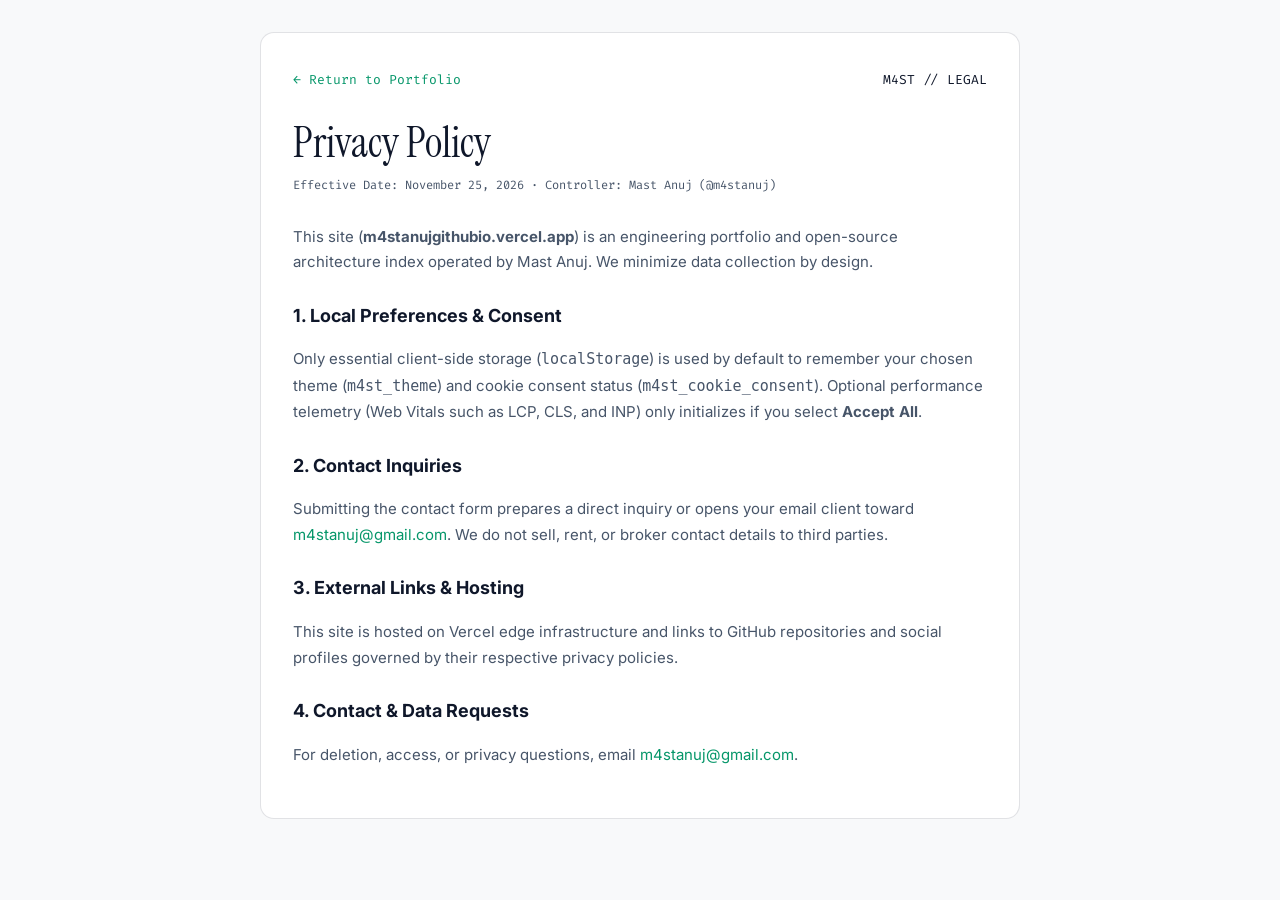
<file: privacy.html>
<!DOCTYPE html>
<html lang="en">
<head>
  <meta charset="UTF-8">
  <meta name="viewport" content="width=device-width, initial-scale=1.0">
  <title>Privacy Policy — Mast Anuj (M4ST)</title>
  <meta name="description" content="Privacy Policy and client telemetry disclosure for Mast Anuj's portfolio and open-source systems showcase.">
  <link rel="canonical" href="https://m4stanujgithubio.vercel.app/privacy">
  <link rel="icon" type="image/svg+xml" href="/assets/favicon.svg">
  <link rel="manifest" href="/manifest.webmanifest">
  <meta name="theme-color" content="#0c0d0f">
  <link rel="preconnect" href="https://fonts.googleapis.com">
  <link rel="preconnect" href="https://fonts.gstatic.com" crossorigin>
  <link href="https://fonts.googleapis.com/css2?family=Fira+Code:wght@400;500&family=Instrument+Serif:ital@0;1&family=Inter:wght@400;500;600&display=swap" rel="stylesheet">
  <script>
    (function(){try{var t=localStorage.getItem('m4st_theme');if(t==='light'||(!t&&window.matchMedia('(prefers-color-scheme: light)').matches)){document.documentElement.dataset.theme='light';}}catch(e){}})();
  </script>
  <style>
    :root{--bg:#0c0d0f;--surface:#14161a;--border:rgba(255,255,255,.1);--text:#ededed;--muted:#a1a8b5;--accent:#10b981}
    :root[data-theme="light"]{--bg:#f8f9fa;--surface:#ffffff;--border:rgba(15,23,42,.12);--text:#0f172a;--muted:#475569;--accent:#059669}
    *{box-sizing:border-box}
    body{margin:0;background:var(--bg);color:var(--text);font-family:'Inter',system-ui,sans-serif;line-height:1.7;padding:32px 20px}
    .wrap{max-width:760px;margin:0 auto;background:var(--surface);border:1px solid var(--border);border-radius:14px;padding:36px 32px}
    .top{display:flex;justify-content:space-between;align-items:center;margin-bottom:28px;font-family:'Fira Code',monospace;font-size:13px}
    a{color:var(--accent);text-decoration:none}
    a:hover{text-decoration:underline}
    h1{font-family:'Instrument Serif',Georgia,serif;font-size:42px;font-weight:400;margin:0 0 8px;line-height:1.15}
    .meta{font-family:'Fira Code',monospace;font-size:12px;color:var(--muted);margin-bottom:28px}
    h2{font-size:18px;margin:26px 0 8px}
    p,li{color:var(--muted);font-size:15px}
    ul{padding-left:20px}
  </style>
</head>
<body>
  <main class="wrap">
    <div class="top">
      <a href="/">&larr; Return to Portfolio</a>
      <span>M4ST // LEGAL</span>
    </div>
    <h1>Privacy Policy</h1>
    <div class="meta">Effective Date: November 25, 2026 &middot; Controller: Mast Anuj (@m4stanuj)</div>
    <p>This site (<strong>m4stanujgithubio.vercel.app</strong>) is an engineering portfolio and open-source architecture index operated by Mast Anuj. We minimize data collection by design.</p>
    <h2>1. Local Preferences &amp; Consent</h2>
    <p>Only essential client-side storage (<code>localStorage</code>) is used by default to remember your chosen theme (<code>m4st_theme</code>) and cookie consent status (<code>m4st_cookie_consent</code>). Optional performance telemetry (Web Vitals such as LCP, CLS, and INP) only initializes if you select <strong>Accept All</strong>.</p>
    <h2>2. Contact Inquiries</h2>
    <p>Submitting the contact form prepares a direct inquiry or opens your email client toward <a href="mailto:m4stanuj@gmail.com">m4stanuj@gmail.com</a>. We do not sell, rent, or broker contact details to third parties.</p>
    <h2>3. External Links &amp; Hosting</h2>
    <p>This site is hosted on Vercel edge infrastructure and links to GitHub repositories and social profiles governed by their respective privacy policies.</p>
    <h2>4. Contact &amp; Data Requests</h2>
    <p>For deletion, access, or privacy questions, email <a href="mailto:m4stanuj@gmail.com">m4stanuj@gmail.com</a>.</p>
  </main>
</body>
</html>
</file>
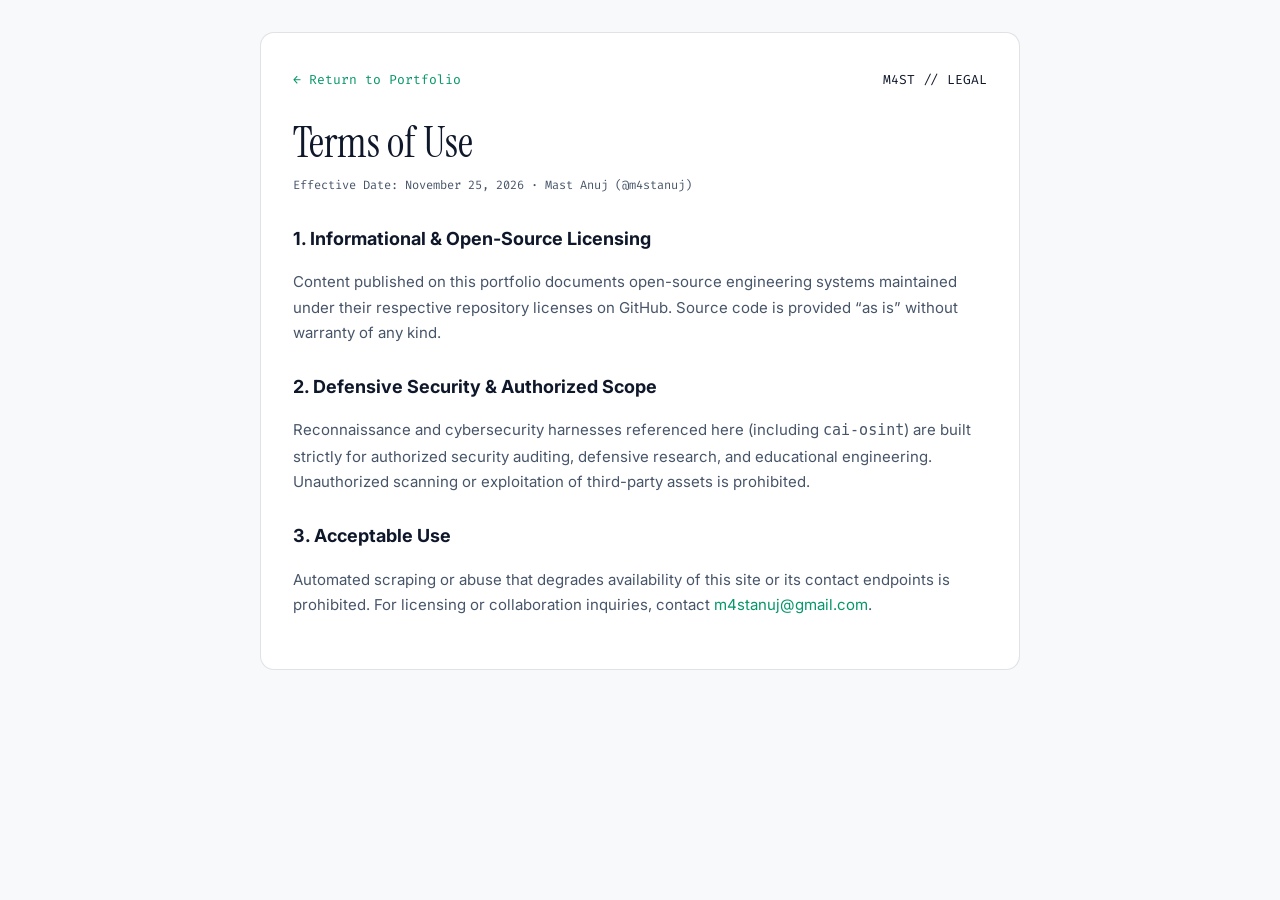
<file: terms.html>
<!DOCTYPE html>
<html lang="en">
<head>
  <meta charset="UTF-8">
  <meta name="viewport" content="width=device-width, initial-scale=1.0">
  <title>Terms of Use — Mast Anuj (M4ST)</title>
  <meta name="description" content="Terms of Use and Responsible Research Authorization disclosure for Mast Anuj's portfolio and open-source tools.">
  <link rel="canonical" href="https://m4stanujgithubio.vercel.app/terms">
  <link rel="icon" type="image/svg+xml" href="/assets/favicon.svg">
  <link rel="manifest" href="/manifest.webmanifest">
  <meta name="theme-color" content="#0c0d0f">
  <link rel="preconnect" href="https://fonts.googleapis.com">
  <link rel="preconnect" href="https://fonts.gstatic.com" crossorigin>
  <link href="https://fonts.googleapis.com/css2?family=Fira+Code:wght@400;500&family=Instrument+Serif:ital@0;1&family=Inter:wght@400;500;600&display=swap" rel="stylesheet">
  <script>
    (function(){try{var t=localStorage.getItem('m4st_theme');if(t==='light'||(!t&&window.matchMedia('(prefers-color-scheme: light)').matches)){document.documentElement.dataset.theme='light';}}catch(e){}})();
  </script>
  <style>
    :root{--bg:#0c0d0f;--surface:#14161a;--border:rgba(255,255,255,.1);--text:#ededed;--muted:#a1a8b5;--accent:#10b981}
    :root[data-theme="light"]{--bg:#f8f9fa;--surface:#ffffff;--border:rgba(15,23,42,.12);--text:#0f172a;--muted:#475569;--accent:#059669}
    *{box-sizing:border-box}
    body{margin:0;background:var(--bg);color:var(--text);font-family:'Inter',system-ui,sans-serif;line-height:1.7;padding:32px 20px}
    .wrap{max-width:760px;margin:0 auto;background:var(--surface);border:1px solid var(--border);border-radius:14px;padding:36px 32px}
    .top{display:flex;justify-content:space-between;align-items:center;margin-bottom:28px;font-family:'Fira Code',monospace;font-size:13px}
    a{color:var(--accent);text-decoration:none}
    a:hover{text-decoration:underline}
    h1{font-family:'Instrument Serif',Georgia,serif;font-size:42px;font-weight:400;margin:0 0 8px;line-height:1.15}
    .meta{font-family:'Fira Code',monospace;font-size:12px;color:var(--muted);margin-bottom:28px}
    h2{font-size:18px;margin:26px 0 8px}
    p{color:var(--muted);font-size:15px}
  </style>
</head>
<body>
  <main class="wrap">
    <div class="top">
      <a href="/">&larr; Return to Portfolio</a>
      <span>M4ST // LEGAL</span>
    </div>
    <h1>Terms of Use</h1>
    <div class="meta">Effective Date: November 25, 2026 &middot; Mast Anuj (@m4stanuj)</div>
    <h2>1. Informational &amp; Open-Source Licensing</h2>
    <p>Content published on this portfolio documents open-source engineering systems maintained under their respective repository licenses on GitHub. Source code is provided &ldquo;as is&rdquo; without warranty of any kind.</p>
    <h2>2. Defensive Security &amp; Authorized Scope</h2>
    <p>Reconnaissance and cybersecurity harnesses referenced here (including <code>cai-osint</code>) are built strictly for authorized security auditing, defensive research, and educational engineering. Unauthorized scanning or exploitation of third-party assets is prohibited.</p>
    <h2>3. Acceptable Use</h2>
    <p>Automated scraping or abuse that degrades availability of this site or its contact endpoints is prohibited. For licensing or collaboration inquiries, contact <a href="mailto:m4stanuj@gmail.com">m4stanuj@gmail.com</a>.</p>
  </main>
</body>
</html>
</file>
